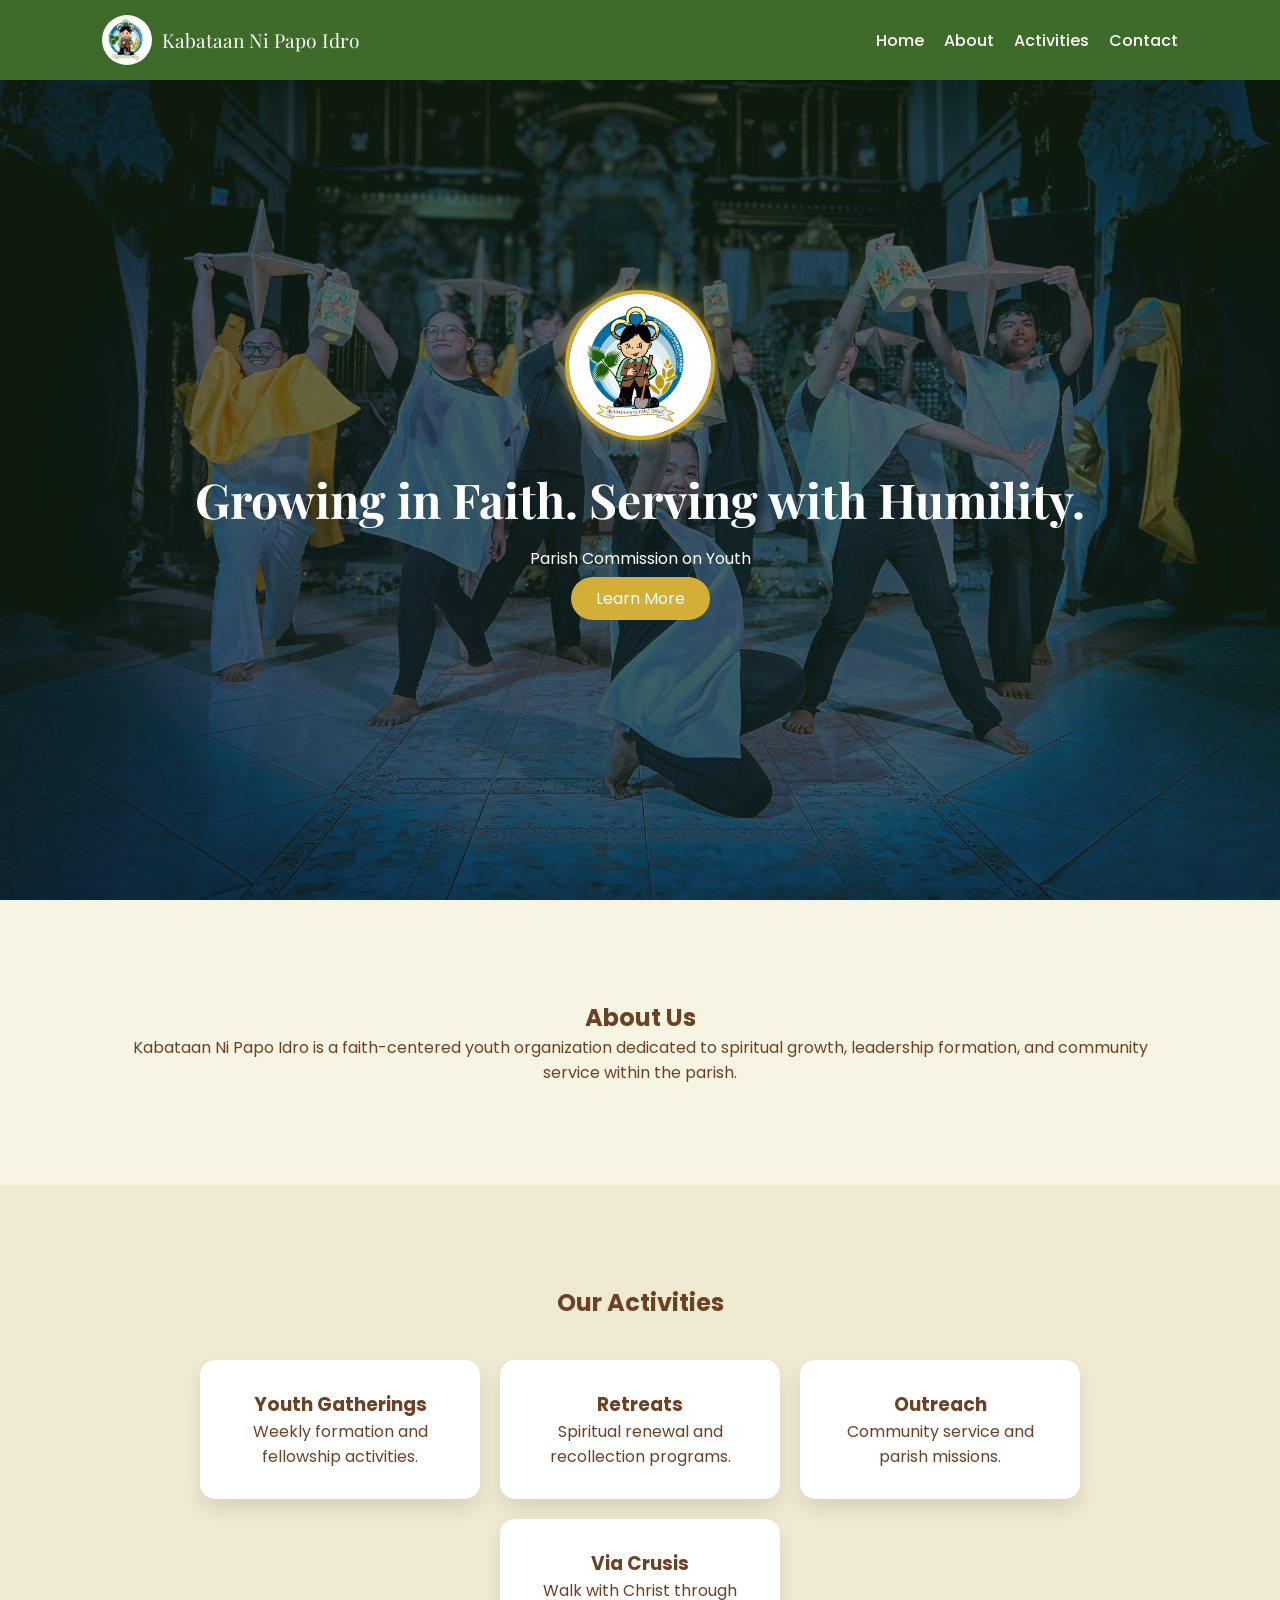
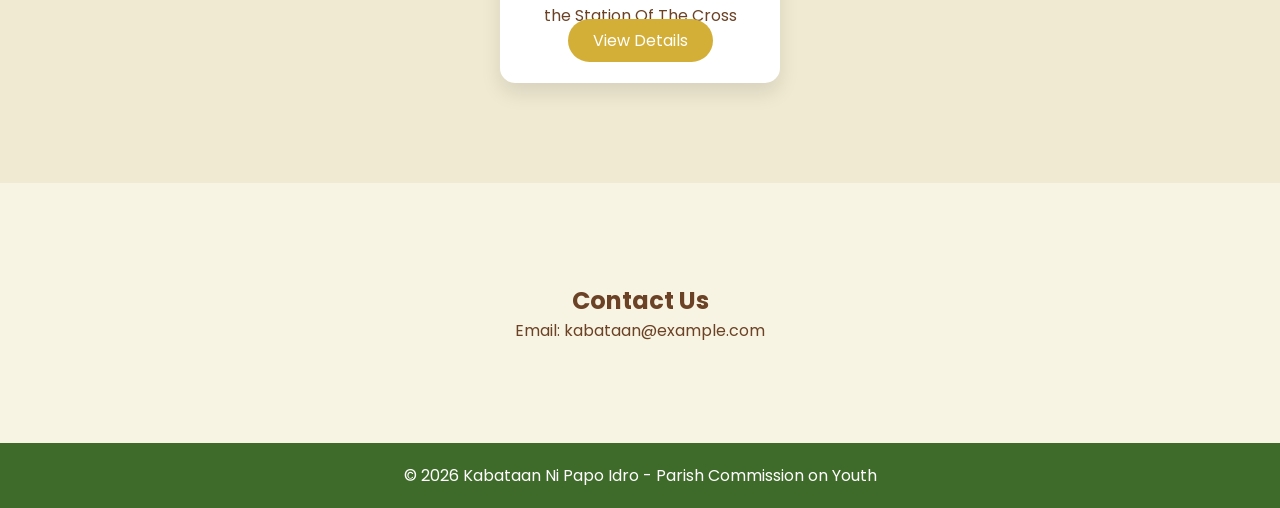
<file: Web 1/index.html>
<!DOCTYPE html>
<html lang="en">
<head>
    <meta charset="UTF-8" />
    <title>Kabataan Ni Papo Idro</title>
    <meta name="viewport" content="width=device-width, initial-scale=1" />
    <link href="https://fonts.googleapis.com/css2?family=Playfair+Display:wght@600&family=Poppins:wght@300;400;500&display=swap" rel="stylesheet" />
    <link rel="stylesheet" href="style.css" />
</head>
<body>

<header>
    <nav class="navbar">
        <div class="logo-container">
            <img src="logo.png" alt="Kabataan Logo" class="logo-img" />
            <span class="logo-text">Kabataan Ni Papo Idro</span>
        </div>
        <ul class="nav-links">
            <li><a href="#home">Home</a></li>
            <li><a href="#about">About</a></li>
            <li><a href="#activities">Activities</a></li>
            <li><a href="#contact">Contact</a></li>
        </ul>
    </nav>
</header>

<section id="home" class="hero">
    <div class="hero-bg"></div>
    <div class="hero-content">
        <img src="logo.png" class="hero-logo" alt="Kabataan Logo" />
        <h1>Growing in Faith. Serving with Humility.</h1>
        <p>Parish Commission on Youth</p>
        <a href="#about" class="btn">Learn More</a>
    </div>
</section>

<section id="about" class="section fade-in">
    <h2>About Us</h2>
    <p>
        Kabataan Ni Papo Idro is a faith-centered youth organization dedicated to spiritual growth,
        leadership formation, and community service within the parish.
    </p>
</section>

<section id="activities" class="section light fade-in">
    <h2>Our Activities</h2>
    <div class="cards">
        <div class="card">
            <h3>Youth Gatherings</h3>
            <p>Weekly formation and fellowship activities.</p>
        </div>
        <div class="card">
            <h3>Retreats</h3>
            <p>Spiritual renewal and recollection programs.</p>
        </div>
        <div class="card">
            <h3>Outreach</h3>
            <p>Community service and parish missions.</p>
        </div>
        <div class="card">
            <h3>Via Crusis</h3>
            <p>Walk with Christ through the Station Of The Cross</p>
            <a href="via-crusis.html"class = "btn">View Details</a>
        </div>
    </div>
</section>

<section id="contact" class="section fade-in">
    <h2>Contact Us</h2>
    <p>Email: kabataan@example.com</p>
</section>

<footer>
    <p>© 2026 Kabataan Ni Papo Idro - Parish Commission on Youth</p>
</footer>

<script src="script.js"></script>
</body>
</html>
</file>
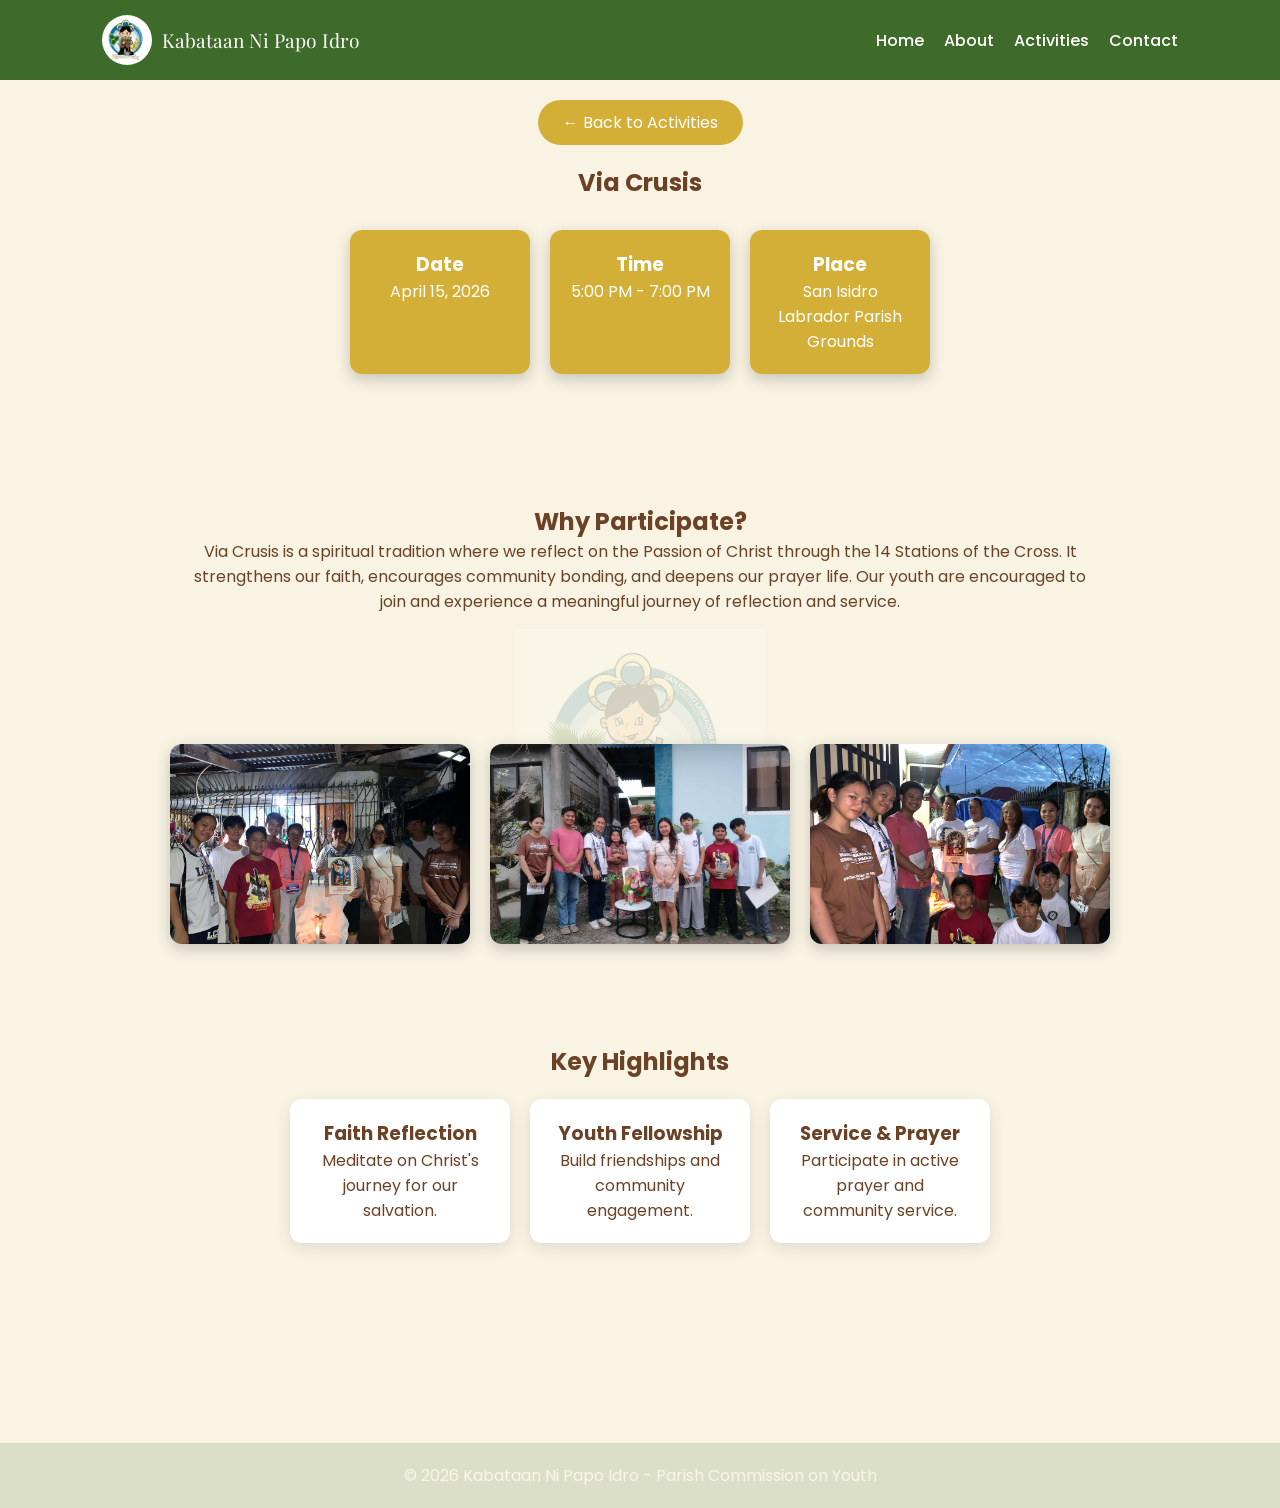
<file: Web 1/via-crusis.html>
<!DOCTYPE html>
<html lang="en">
<head>
    <meta charset="UTF-8">
    <title>Via Crusis - Kabataan Ni Papo Idro</title>
    <meta name="viewport" content="width=device-width, initial-scale=1.0">
    <link href="https://fonts.googleapis.com/css2?family=Playfair+Display:wght@600&family=Poppins:wght@300;400;500&display=swap" rel="stylesheet">
    <link rel="stylesheet" href="style.css">
</head>
<body class="activity-page">

<header>
    <nav class="navbar">
        <div class="logo-container">
            <img src="logo.png" alt="Kabataan Logo" class="logo-img" />
            <span class="logo-text">Kabataan Ni Papo Idro</span>
        </div>
        <ul class="nav-links">
            <li><a href="index.html">Home</a></li>
            <li><a href="index.html#about">About</a></li>
            <li><a href="index.html#activities">Activities</a></li>
            <li><a href="index.html#contact">Contact</a></li>
        </ul>
    </nav>
</header>

<section class="section fade-in">
    <a href="index.html" class="btn back-btn">← Back to Activities</a>
    <h1>Via Crusis</h1>

    <!-- Date & Place Info -->
    <div class="info-cards">
        <div class="card fade-in">
            <h3>Date</h3>
            <p>April 15, 2026</p>
        </div>
        <div class="card fade-in">
            <h3>Time</h3>
            <p>5:00 PM - 7:00 PM</p>
        </div>
        <div class="card fade-in">
            <h3>Place</h3>
            <p>San Isidro Labrador Parish Grounds</p>
        </div>
    </div>

    <!-- Purpose / Explanation -->
    <section class="section fade-in">
        <h2>Why Participate?</h2>
        <p>
            Via Crusis is a spiritual tradition where we reflect on the Passion of Christ through the 14 Stations of the Cross. 
            It strengthens our faith, encourages community bonding, and deepens our prayer life. Our youth are encouraged to join and experience a meaningful journey of reflection and service.
        </p>
    </section>

    <!-- Image Gallery -->
    <div class="activity-gallery fade-in-gallery">
        <img src="via1.jpg" alt="Via Crusis 1" class="gallery-img">
        <img src="via2.jpg" alt="Via Crusis 2" class="gallery-img">
        <img src="via3.jpg" alt="Via Crusis 3" class="gallery-img">
    </div>

    <!-- Key Highlights -->
    <section class="section fade-in">
        <h2>Key Highlights</h2>
        <div class="highlight-cards">
            <div class="card fade-in">
                <h3>Faith Reflection</h3>
                <p>Meditate on Christ's journey for our salvation.</p>
            </div>
            <div class="card fade-in">
                <h3>Youth Fellowship</h3>
                <p>Build friendships and community engagement.</p>
            </div>
            <div class="card fade-in">
                <h3>Service & Prayer</h3>
                <p>Participate in active prayer and community service.</p>
            </div>
        </div>
    </section>

</section>

<footer>
    <p>© 2026 Kabataan Ni Papo Idro - Parish Commission on Youth</p>
</footer>

<script src="script.js"></script>
</body>
</html>
</file>
<file: Web 1/style.css>
:root {
    --olive: #3F6B2A;
    --brown: #6B4226;
    --gold: #D4AF37;
    --cream: #F8F4E3;
}

/* GLOBAL */
* { margin:0; padding:0; box-sizing:border-box; scroll-behavior:smooth; }
body { font-family:'Poppins', sans-serif; background-color: var(--cream); color: var(--brown); }

/* NAVBAR */
.navbar { display:flex; justify-content:space-between; align-items:center; padding:15px 8%; background: var(--olive); position:fixed; width:100%; top:0; z-index:1000; }
.logo-container { display:flex; align-items:center; gap:10px; }
.logo-img { width:50px; height:50px; border-radius:50%; }
.logo-text { font-family:'Playfair Display', serif; color:white; font-size:1.2rem; }
.nav-links { list-style:none; display:flex; }
.nav-links li { margin-left:20px; }
.nav-links a { text-decoration:none; color:white; font-weight:500; transition:0.3s; }
.nav-links a:hover { color: var(--gold); }

/* HERO (index.html only) */
.hero { position:relative; height:100vh; overflow:hidden; display:flex; align-items:center; justify-content:center; text-align:center; color:white; }
.hero-bg { position:absolute; inset:0; background-image:url("hero-bg.jpg"); background-size:cover; background-position:center; z-index:0; transition:opacity 0.5s ease; }
.hero::before { content:""; position:absolute; inset:0; background: rgba(20,40,20,0.65); z-index:1; }
.hero-content { position:relative; z-index:2; }
.hero-logo { width:150px; height:150px; border-radius:50%; object-fit:cover; margin-bottom:20px; animation:floatLogo 3s ease-in-out infinite; box-shadow:0 0 15px rgba(212,175,55,0.7); border:4px solid var(--gold); }
@keyframes floatLogo { 0%{transform:translateY(0px);}50%{transform:translateY(-10px);}100%{transform:translateY(0px);} }
.hero h1 { font-size:3rem; font-family:'Playfair Display', serif; }
.hero p { margin:15px 0; }
.btn { padding:10px 25px; background: var(--gold); color:white; text-decoration:none; border-radius:30px; transition:0.3s; }
.btn:hover { background:white; color: var(--olive); }
.back-btn { display:inline-block; margin-bottom:20px; }

/* SECTIONS */
.section { padding:100px 8%; text-align:center; }
.light { background:#f0ead2; }
.cards { display:flex; justify-content:center; gap:20px; margin-top:40px; flex-wrap:wrap; }
.card { background:white; padding:30px; width:280px; border-radius:15px; box-shadow:0 10px 20px rgba(0,0,0,0.1); transition:0.4s; }
.card:hover { transform:translateY(-10px); background: var(--gold); color:white; }

/* FOOTER */
footer { background: var(--olive); color:white; text-align:center; padding:20px; }

/* FADE-IN */
.fade-in { opacity:0; transform:translateY(30px); transition:1s; }
.fade-in.show { opacity:1; transform:translateY(0); }

/* ACTIVITY PAGE LOGO BACKGROUND */
.activity-page {
    position: relative;
    background-image: url('logo.png');
    background-repeat: no-repeat;
    background-position: center;
    background-size: 250px;
}
.activity-page::before {
    content: "";
    position: absolute;
    inset: 0;
    background: rgba(248,244,227,0.85);
    z-index: 0;
}
.activity-page .section { position: relative; z-index: 1; }

/* INFO CARDS */
.info-cards {
    display: flex;
    justify-content: center;
    gap: 20px;
    flex-wrap: wrap;
    margin: 30px 0;
}
.info-cards .card {
    background: var(--gold);
    color: white;
    padding: 20px;
    width: 180px;
    border-radius: 12px;
    box-shadow: 0 5px 15px rgba(0,0,0,0.2);
    transition: transform 0.3s;
}
.info-cards .card:hover { transform: translateY(-8px); }

/* HIGHLIGHT CARDS */
.highlight-cards {
    display: flex;
    justify-content: center;
    gap: 20px;
    flex-wrap: wrap;
    margin-top: 20px;
}
.highlight-cards .card {
    background: white;
    padding: 20px;
    width: 220px;
    border-radius: 12px;
    box-shadow: 0 5px 15px rgba(0,0,0,0.1);
    transition: transform 0.3s, box-shadow 0.3s;
}
.highlight-cards .card:hover {
    transform: translateY(-8px);
    box-shadow: 0 10px 25px rgba(0,0,0,0.2);
}

/* GALLERY */
.activity-gallery {
    display: flex;
    justify-content: center;
    gap: 20px;
    margin-top: 30px;
    flex-wrap: wrap;
}
.activity-gallery img {
    width: 300px;
    height: 200px;
    object-fit: cover;
    border-radius: 12px;
    box-shadow: 0 5px 15px rgba(0,0,0,0.2);
    opacity: 0;
    transform: translateY(30px);
    transition: opacity 1s ease, transform 0.8s ease;
}
.activity-gallery img.show { opacity:1; transform:translateY(0); }

/* RESPONSIVE */
@media(max-width:768px){
    .info-cards, .highlight-cards, .activity-gallery {
        flex-direction: column;
        align-items: center;
    }
    .activity-gallery img, .highlight-cards .card, .info-cards .card {
        width: 90%;
        height: auto;
    }
}
</file>
